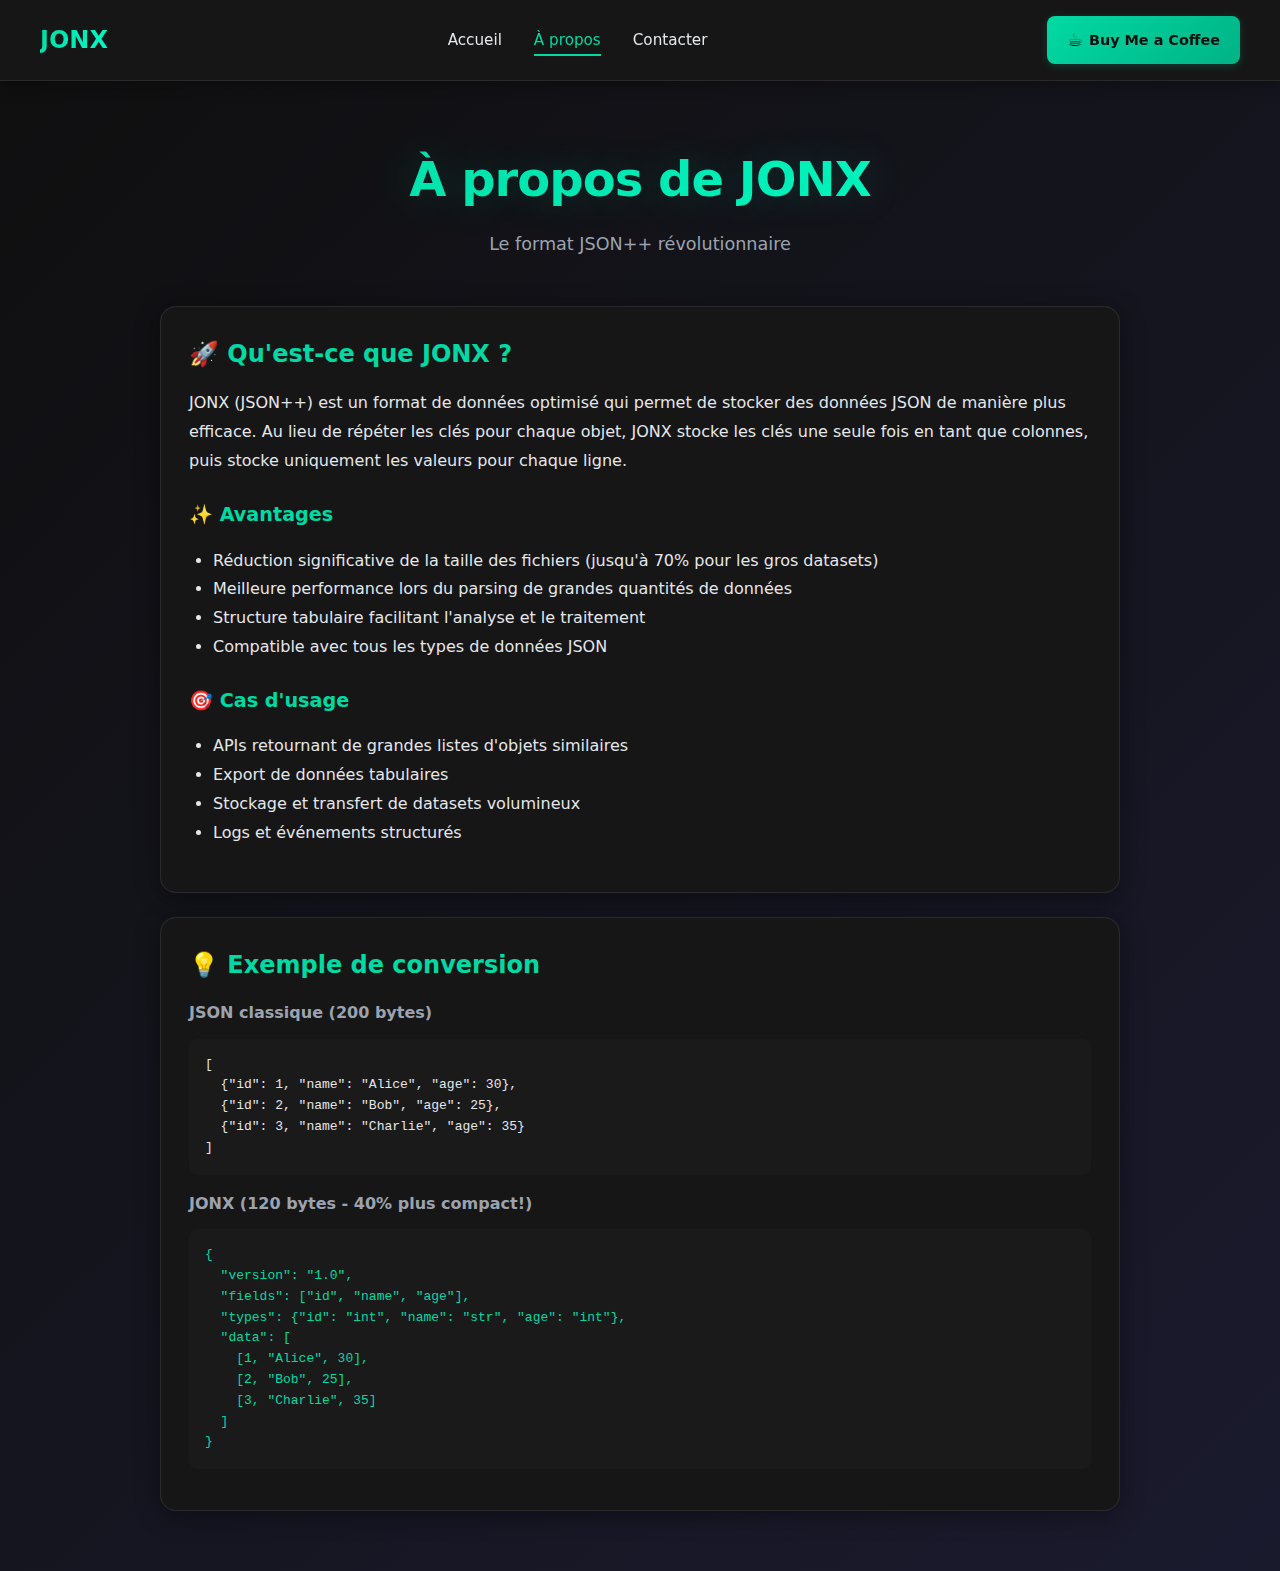
<file: template /about.html>
<!DOCTYPE html>
<html lang="fr">
<head>
  <meta charset="utf-8">
  <meta name="viewport" content="width=device-width, initial-scale=1.0">
  <title>JONX - À propos</title>

  <style>
:root {
  --dark: #0f0f0f;
  --dark-surface: #1a1a1a;
  --dark-panel: #161616;
  --dark-border: #2a2a2a;
  --accent: #00d9a3;
  --accent-dark: #00b386;
  --accent-glow: rgba(0, 217, 163, 0.2);
  --text-light: #e5e7eb;
  --text-muted: #9ca3af;
  --text-darker: #6b7280;
  --success: #10b981;
  --error: #ef4444;
}

body {
  background: linear-gradient(135deg, var(--dark) 0%, #1a1a2e 100%);
  color: var(--text-light);
  min-height: 100vh;
  margin: 0;
  font-family: -apple-system, BlinkMacSystemFont, 'Segoe UI', system-ui, sans-serif;
  line-height: 1.6;
}

.nav-header {
  background: var(--dark-panel);
  border-bottom: 1px solid var(--dark-border);
  padding: 16px 0;
  position: sticky;
  top: 0;
  z-index: 100;
  box-shadow: 0 4px 12px rgba(0,0,0,0.3);
}

.nav-container {
  max-width: 1200px;
  margin: 0 auto;
  padding: 0 24px;
  display: flex;
  align-items: center;
  justify-content: space-between;
}

.nav-logo {
  font-size: 1.5rem;
  font-weight: 800;
  background: linear-gradient(135deg, var(--accent) 0%, #00ffc8 100%);
  -webkit-background-clip: text;
  -webkit-text-fill-color: transparent;
  background-clip: text;
  text-decoration: none;
  transition: transform 0.3s ease;
}

.nav-logo:hover {
  transform: scale(1.05);
}

.nav-links {
  display: flex;
  gap: 32px;
  align-items: center;
}

.nav-link {
  color: var(--text-light);
  text-decoration: none;
  font-weight: 500;
  font-size: 0.95rem;
  transition: color 0.3s ease;
  position: relative;
}

.nav-link::after {
  content: '';
  position: absolute;
  bottom: -4px;
  left: 0;
  width: 0;
  height: 2px;
  background: var(--accent);
  transition: width 0.3s ease;
}

.nav-link:hover {
  color: var(--accent);
}

.nav-link:hover::after {
  width: 100%;
}

.nav-link.active {
  color: var(--accent);
}

.nav-link.active::after {
  width: 100%;
}

.nav-cta {
  background: linear-gradient(135deg, var(--accent) 0%, var(--accent-dark) 100%);
  color: var(--dark);
  text-decoration: none;
  padding: 10px 20px;
  border-radius: 8px;
  font-weight: 700;
  font-size: 0.9rem;
  transition: all 0.3s ease;
  box-shadow: 0 2px 8px var(--accent-glow);
  display: inline-flex;
  align-items: center;
  gap: 6px;
}

.nav-cta:hover {
  transform: translateY(-2px);
  box-shadow: 0 4px 16px var(--accent-glow);
}

.nav-cta::before {
  content: '☕';
  font-size: 1.1rem;
}

@media (max-width: 768px) {
  .nav-links {
    gap: 16px;
  }

  .nav-link {
    font-size: 0.85rem;
  }

  .nav-cta {
    padding: 8px 16px;
    font-size: 0.85rem;
  }
}

.container {
  max-width: 960px;
  margin: 0 auto;
  padding: 60px 24px;
}

.header {
  text-align: center;
  margin-bottom: 48px;
}

.title {
  font-size: 3rem;
  font-weight: 800;
  background: linear-gradient(135deg, var(--accent) 0%, #00ffc8 100%);
  -webkit-background-clip: text;
  -webkit-text-fill-color: transparent;
  background-clip: text;
  margin: 0 0 12px 0;
  letter-spacing: -0.02em;
  text-shadow: 0 0 40px var(--accent-glow);
}

.subtitle {
  color: var(--text-muted);
  font-size: 1.1rem;
  margin: 0;
  font-weight: 400;
}

.panel {
  background: var(--dark-panel);
  border: 1px solid var(--dark-border);
  border-radius: 16px;
  padding: 28px;
  margin-top: 24px;
  box-shadow: 0 4px 24px rgba(0,0,0,0.4), 0 0 1px rgba(255,255,255,0.1);
  transition: all 0.3s ease;
  position: relative;
  overflow: hidden;
  animation: fadeIn 0.4s ease-out;
}

.panel::before {
  content: '';
  position: absolute;
  top: 0;
  left: 0;
  right: 0;
  height: 2px;
  background: linear-gradient(90deg, transparent, var(--accent), transparent);
  opacity: 0;
  transition: opacity 0.3s ease;
}

.panel:hover::before {
  opacity: 0.6;
}

@keyframes fadeIn {
  from {
    opacity: 0;
    transform: translateY(10px);
  }
  to {
    opacity: 1;
    transform: translateY(0);
  }
}
  </style>
</head>

<body>

  <!-- Navigation identique avec lien actif sur À propos -->
  <nav class="nav-header">
    <div class="nav-container">
      <a href="index.html" class="nav-logo">JONX</a>
      <div class="nav-links">
        <a href="/" class="nav-link">Accueil</a>
        <a href="about.html" class="nav-link active">À propos</a>
        <a href="contact.html" class="nav-link">Contacter</a>
      </div>
      <a href="https://buymeacoffee.com/yourname" target="_blank" class="nav-cta">Buy Me a Coffee</a>
    </div>
  </nav>

  <div class="container">
    <header class="header">
      <h1 class="title">À propos de JONX</h1>
      <p class="subtitle">Le format JSON++ révolutionnaire</p>
    </header>

    <div class="panel">
      <h2 style="color: var(--accent); margin-top: 0; margin-bottom: 16px; font-size: 1.5rem;">🚀 Qu'est-ce que JONX ?</h2>
      <p style="color: var(--text-light); line-height: 1.8; margin-bottom: 16px;">
        JONX (JSON++) est un format de données optimisé qui permet de stocker des données JSON de manière plus efficace.
        Au lieu de répéter les clés pour chaque objet, JONX stocke les clés une seule fois en tant que colonnes,
        puis stocke uniquement les valeurs pour chaque ligne.
      </p>

      <h3 style="color: var(--accent); margin-top: 24px; margin-bottom: 12px; font-size: 1.2rem;">✨ Avantages</h3>
      <ul style="color: var(--text-light); line-height: 1.8; padding-left: 24px;">
        <li>Réduction significative de la taille des fichiers (jusqu'à 70% pour les gros datasets)</li>
        <li>Meilleure performance lors du parsing de grandes quantités de données</li>
        <li>Structure tabulaire facilitant l'analyse et le traitement</li>
        <li>Compatible avec tous les types de données JSON</li>
      </ul>

      <h3 style="color: var(--accent); margin-top: 24px; margin-bottom: 12px; font-size: 1.2rem;">🎯 Cas d'usage</h3>
      <ul style="color: var(--text-light); line-height: 1.8; padding-left: 24px;">
        <li>APIs retournant de grandes listes d'objets similaires</li>
        <li>Export de données tabulaires</li>
        <li>Stockage et transfert de datasets volumineux</li>
        <li>Logs et événements structurés</li>
      </ul>
    </div>

    <div class="panel" style="margin-top: 24px;">
      <h2 style="color: var(--accent); margin-top: 0; margin-bottom: 16px; font-size: 1.5rem;">💡 Exemple de conversion</h2>

      <h3 style="color: var(--text-muted); margin-top: 16px; margin-bottom: 8px; font-size: 1rem;">JSON classique (200 bytes)</h3>
      <pre style="background: var(--dark-surface); padding: 16px; border-radius: 8px; overflow-x: auto; color: var(--text-light);">[
  {"id": 1, "name": "Alice", "age": 30},
  {"id": 2, "name": "Bob", "age": 25},
  {"id": 3, "name": "Charlie", "age": 35}
]</pre>

      <h3 style="color: var(--text-muted); margin-top: 16px; margin-bottom: 8px; font-size: 1rem;">JONX (120 bytes - 40% plus compact!)</h3>
      <pre style="background: var(--dark-surface); padding: 16px; border-radius: 8px; overflow-x: auto; color: var(--accent);">{
  "version": "1.0",
  "fields": ["id", "name", "age"],
  "types": {"id": "int", "name": "str", "age": "int"},
  "data": [
    [1, "Alice", 30],
    [2, "Bob", 25],
    [3, "Charlie", 35]
  ]
}</pre>
    </div>
  </div>

</body>
</html>
</file>
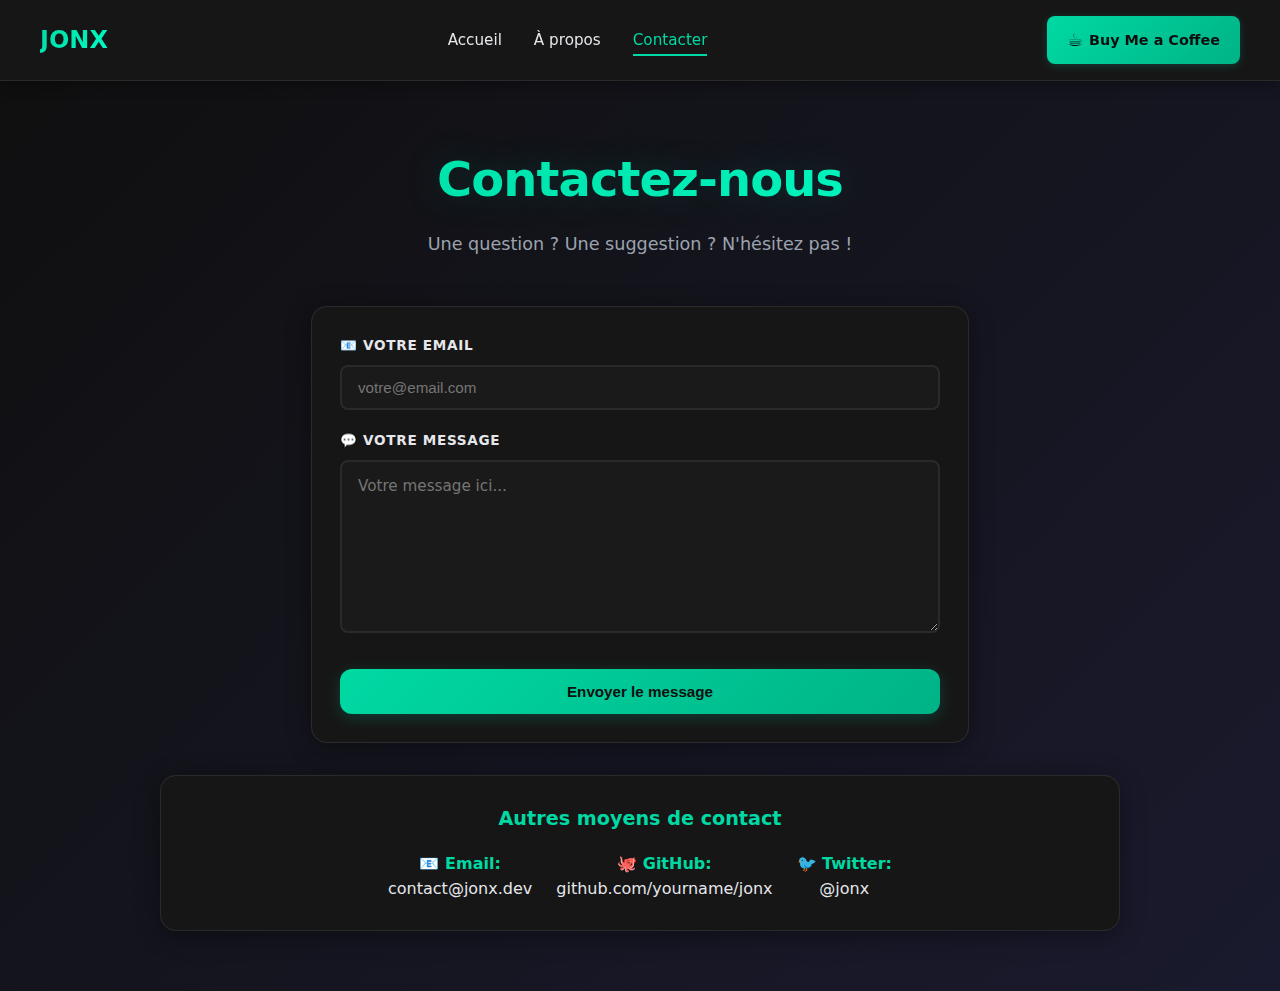
<file: template /contact.html>
<!DOCTYPE html>
<html lang="fr">
<head>
  <meta charset="utf-8">
  <meta name="viewport" content="width=device-width, initial-scale=1.0">
  <title>JONX - Contact</title>

  <style>
:root {
  --dark: #0f0f0f;
  --dark-surface: #1a1a1a;
  --dark-panel: #161616;
  --dark-border: #2a2a2a;
  --accent: #00d9a3;
  --accent-dark: #00b386;
  --accent-glow: rgba(0, 217, 163, 0.2);
  --text-light: #e5e7eb;
  --text-muted: #9ca3af;
  --text-darker: #6b7280;
  --success: #10b981;
  --error: #ef4444;
}

body {
  background: linear-gradient(135deg, var(--dark) 0%, #1a1a2e 100%);
  color: var(--text-light);
  min-height: 100vh;
  margin: 0;
  font-family: -apple-system, BlinkMacSystemFont, 'Segoe UI', system-ui, sans-serif;
  line-height: 1.6;
}

.nav-header {
  background: var(--dark-panel);
  border-bottom: 1px solid var(--dark-border);
  padding: 16px 0;
  position: sticky;
  top: 0;
  z-index: 100;
  box-shadow: 0 4px 12px rgba(0,0,0,0.3);
}

.nav-container {
  max-width: 1200px;
  margin: 0 auto;
  padding: 0 24px;
  display: flex;
  align-items: center;
  justify-content: space-between;
}

.nav-logo {
  font-size: 1.5rem;
  font-weight: 800;
  background: linear-gradient(135deg, var(--accent) 0%, #00ffc8 100%);
  -webkit-background-clip: text;
  -webkit-text-fill-color: transparent;
  background-clip: text;
  text-decoration: none;
  transition: transform 0.3s ease;
}

.nav-logo:hover {
  transform: scale(1.05);
}

.nav-links {
  display: flex;
  gap: 32px;
  align-items: center;
}

.nav-link {
  color: var(--text-light);
  text-decoration: none;
  font-weight: 500;
  font-size: 0.95rem;
  transition: color 0.3s ease;
  position: relative;
}

.nav-link::after {
  content: '';
  position: absolute;
  bottom: -4px;
  left: 0;
  width: 0;
  height: 2px;
  background: var(--accent);
  transition: width 0.3s ease;
}

.nav-link:hover {
  color: var(--accent);
}

.nav-link:hover::after {
  width: 100%;
}

.nav-link.active {
  color: var(--accent);
}

.nav-link.active::after {
  width: 100%;
}

.nav-cta {
  background: linear-gradient(135deg, var(--accent) 0%, var(--accent-dark) 100%);
  color: var(--dark);
  text-decoration: none;
  padding: 10px 20px;
  border-radius: 8px;
  font-weight: 700;
  font-size: 0.9rem;
  transition: all 0.3s ease;
  box-shadow: 0 2px 8px var(--accent-glow);
  display: inline-flex;
  align-items: center;
  gap: 6px;
}

.nav-cta:hover {
  transform: translateY(-2px);
  box-shadow: 0 4px 16px var(--accent-glow);
}

.nav-cta::before {
  content: '☕';
  font-size: 1.1rem;
}

@media (max-width: 768px) {
  .nav-links {
    gap: 16px;
  }

  .nav-link {
    font-size: 0.85rem;
  }

  .nav-cta {
    padding: 8px 16px;
    font-size: 0.85rem;
  }
}

.container {
  max-width: 960px;
  margin: 0 auto;
  padding: 60px 24px;
}

.header {
  text-align: center;
  margin-bottom: 48px;
}

.title {
  font-size: 3rem;
  font-weight: 800;
  background: linear-gradient(135deg, var(--accent) 0%, #00ffc8 100%);
  -webkit-background-clip: text;
  -webkit-text-fill-color: transparent;
  background-clip: text;
  margin: 0 0 12px 0;
  letter-spacing: -0.02em;
  text-shadow: 0 0 40px var(--accent-glow);
}

.subtitle {
  color: var(--text-muted);
  font-size: 1.1rem;
  margin: 0;
  font-weight: 400;
}

.panel {
  background: var(--dark-panel);
  border: 1px solid var(--dark-border);
  border-radius: 16px;
  padding: 28px;
  margin-top: 24px;
  box-shadow: 0 4px 24px rgba(0,0,0,0.4), 0 0 1px rgba(255,255,255,0.1);
  transition: all 0.3s ease;
  position: relative;
  overflow: hidden;
  animation: fadeIn 0.4s ease-out;
}

.panel::before {
  content: '';
  position: absolute;
  top: 0;
  left: 0;
  right: 0;
  height: 2px;
  background: linear-gradient(90deg, transparent, var(--accent), transparent);
  opacity: 0;
  transition: opacity 0.3s ease;
}

.panel:hover::before {
  opacity: 0.6;
}

.label {
  display: flex;
  align-items: center;
  gap: 8px;
  margin-bottom: 8px;
  font-size: 0.95rem;
  font-weight: 600;
  color: var(--text-light);
  text-transform: uppercase;
  letter-spacing: 0.05em;
  font-size: 0.85rem;
}

.btn {
  padding: 14px 28px;
  background: linear-gradient(135deg, var(--accent) 0%, var(--accent-dark) 100%);
  color: var(--dark);
  border: none;
  border-radius: 12px;
  font-weight: 700;
  font-size: 0.95rem;
  cursor: pointer;
  transition: all 0.3s cubic-bezier(0.4, 0, 0.2, 1);
  margin-top: 8px;
  box-shadow: 0 4px 16px var(--accent-glow);
  width: 100%;
}

.btn:hover {
  transform: translateY(-2px);
  box-shadow: 0 6px 24px var(--accent-glow);
}

.btn:active {
  transform: translateY(0);
}

@keyframes fadeIn {
  from {
    opacity: 0;
    transform: translateY(10px);
  }
  to {
    opacity: 1;
    transform: translateY(0);
  }
}
  </style>
</head>

<body>

  <!-- Navigation identique avec lien actif sur Contacter -->
  <nav class="nav-header">
    <div class="nav-container">
      <a href="index.html" class="nav-logo">JONX</a>
      <div class="nav-links">
        <a href="/" class="nav-link">Accueil</a>
        <a href="about.html" class="nav-link">À propos</a>
        <a href="contact.html" class="nav-link active">Contacter</a>
      </div>
      <a href="https://buymeacoffee.com/yourname" target="_blank" class="nav-cta">Buy Me a Coffee</a>
    </div>
  </nav>

  <div class="container">
    <header class="header">
      <h1 class="title">Contactez-nous</h1>
      <p class="subtitle">Une question ? Une suggestion ? N'hésitez pas !</p>
    </header>

    <div class="panel" style="max-width: 600px; margin: 0 auto;">
      <form id="contactForm" style="display: flex; flex-direction: column; gap: 20px;">
        <div>
          <label class="label" style="margin-bottom: 8px;">📧 Votre email</label>
          <input
            type="email"
            id="emailInput"
            required
            placeholder="votre@email.com"
            style="width: 100%; padding: 12px 16px; background: var(--dark-surface); border: 2px solid var(--dark-border); border-radius: 8px; color: var(--text-light); font-size: 0.95rem; transition: all 0.3s ease; box-sizing: border-box;"
            onfocus="this.style.borderColor='var(--accent)'; this.style.boxShadow='0 0 0 4px var(--accent-glow)'"
            onblur="this.style.borderColor='var(--dark-border)'; this.style.boxShadow='none'"
          >
        </div>

        <div>
          <label class="label" style="margin-bottom: 8px;">💬 Votre message</label>
          <textarea
            id="messageInput"
            required
            rows="6"
            placeholder="Votre message ici..."
            style="width: 100%; padding: 12px 16px; background: var(--dark-surface); border: 2px solid var(--dark-border); border-radius: 8px; color: var(--text-light); font-size: 0.95rem; resize: vertical; font-family: inherit; line-height: 1.6; transition: all 0.3s ease; box-sizing: border-box;"
            onfocus="this.style.borderColor='var(--accent)'; this.style.boxShadow='0 0 0 4px var(--accent-glow)'"
            onblur="this.style.borderColor='var(--dark-border)'; this.style.boxShadow='none'"
          ></textarea>
        </div>

        <button type="submit" class="btn">
          Envoyer le message
        </button>

        <div id="formMessage" style="text-align: center; color: var(--accent); font-weight: 600; display: none;"></div>
      </form>
    </div>

    <div class="panel" style="margin-top: 32px; text-align: center;">
      <h3 style="color: var(--accent); margin-top: 0; margin-bottom: 16px; font-size: 1.2rem;">Autres moyens de contact</h3>
      <div style="display: flex; gap: 24px; justify-content: center; flex-wrap: wrap; color: var(--text-light);">
        <div>
          <strong style="color: var(--accent);">📧 Email:</strong><br>
          <a href="mailto:contact@jonx.dev" style="color: var(--text-light); text-decoration: none;">contact@jonx.dev</a>
        </div>
        <div>
          <strong style="color: var(--accent);">🐙 GitHub:</strong><br>
          <a href="https://github.com/yourname/jonx" target="_blank" style="color: var(--text-light); text-decoration: none;">github.com/yourname/jonx</a>
        </div>
        <div>
          <strong style="color: var(--accent);">🐦 Twitter:</strong><br>
          <a href="https://twitter.com/jonx" target="_blank" style="color: var(--text-light); text-decoration: none;">@jonx</a>
        </div>
      </div>
    </div>
  </div>

  <script>
    const contactForm = document.getElementById('contactForm');
    const formMessage = document.getElementById('formMessage');

    contactForm.addEventListener('submit', (e) => {
      e.preventDefault();

      const email = document.getElementById('emailInput').value;
      const message = document.getElementById('messageInput').value;

      // Simulation d'envoi (remplacer par votre logique d'envoi réelle)
      formMessage.style.display = 'block';
      formMessage.textContent = '✅ Message envoyé avec succès !';
      formMessage.style.color = 'var(--success)';

      // Réinitialiser le formulaire
      contactForm.reset();

      // Masquer le message après 5 secondes
      setTimeout(() => {
        formMessage.style.display = 'none';
      }, 5000);
    });
  </script>

</body>
</html>
</file>
